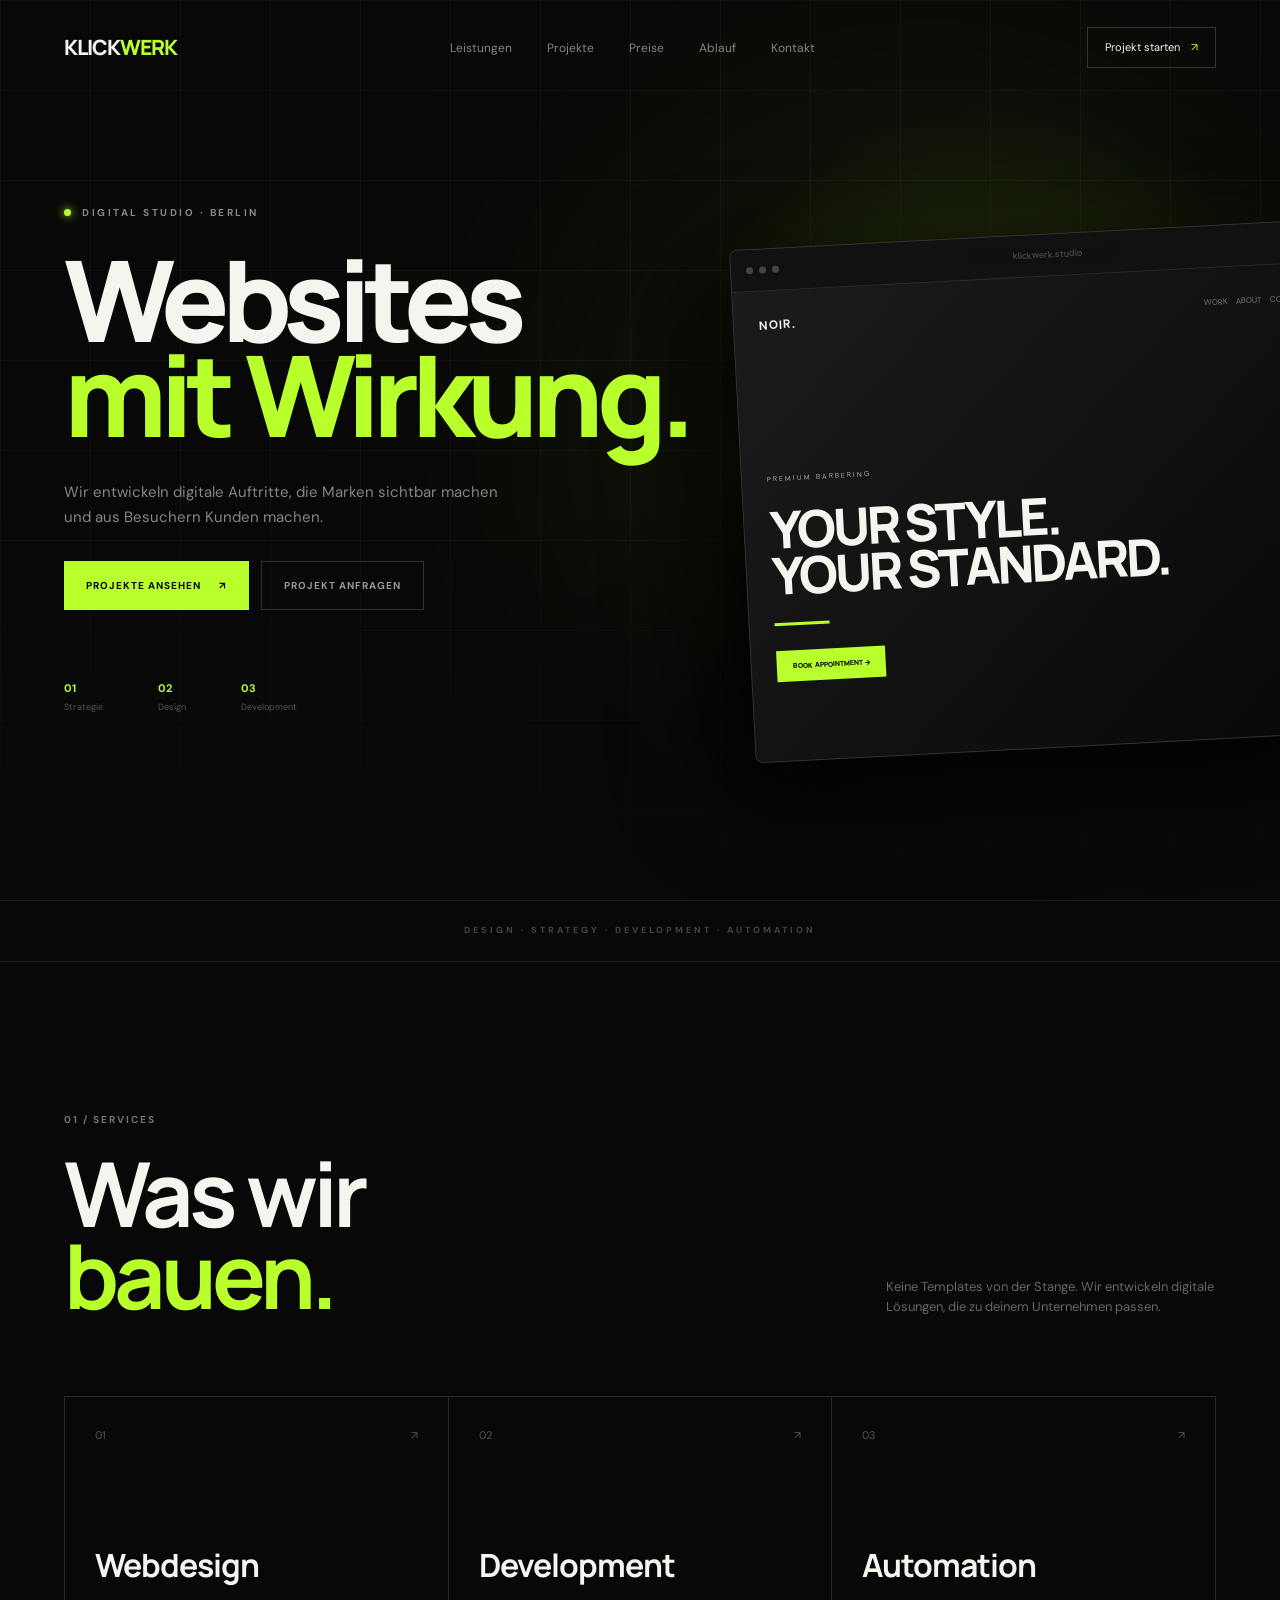
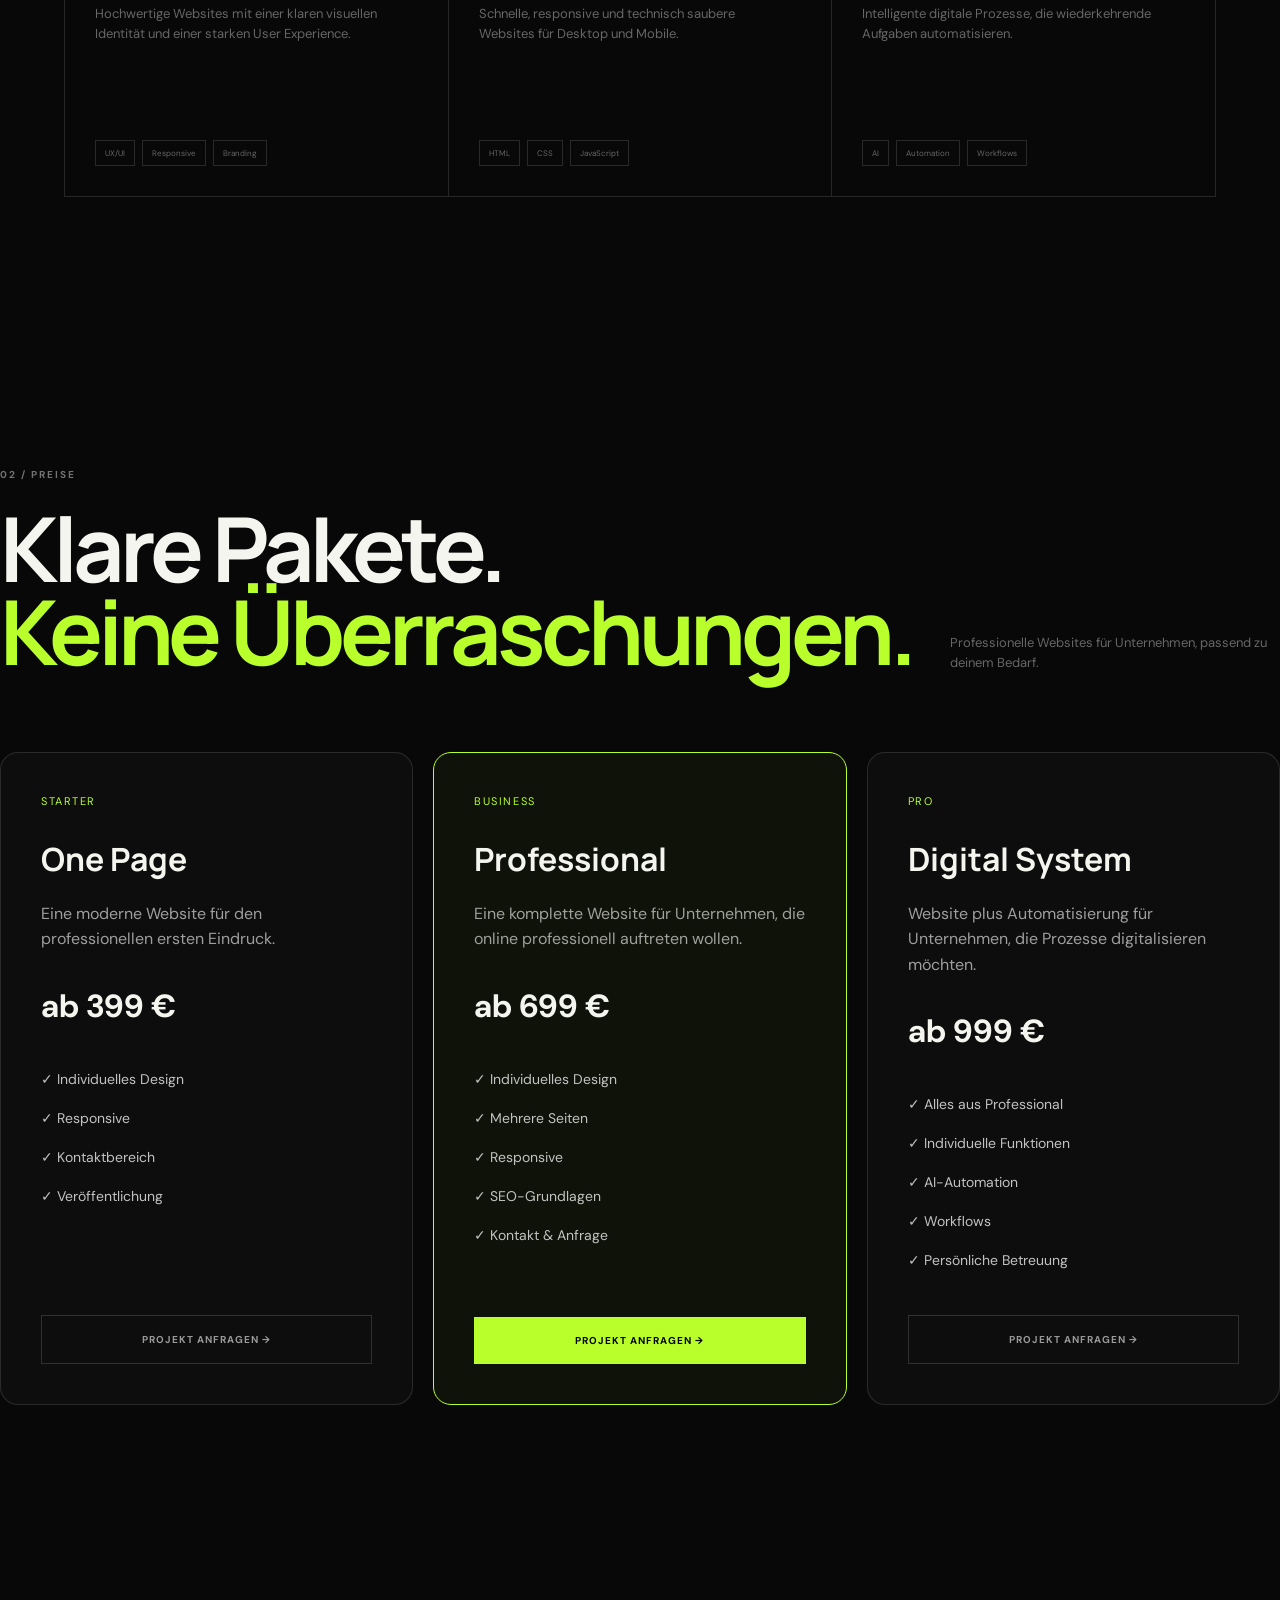
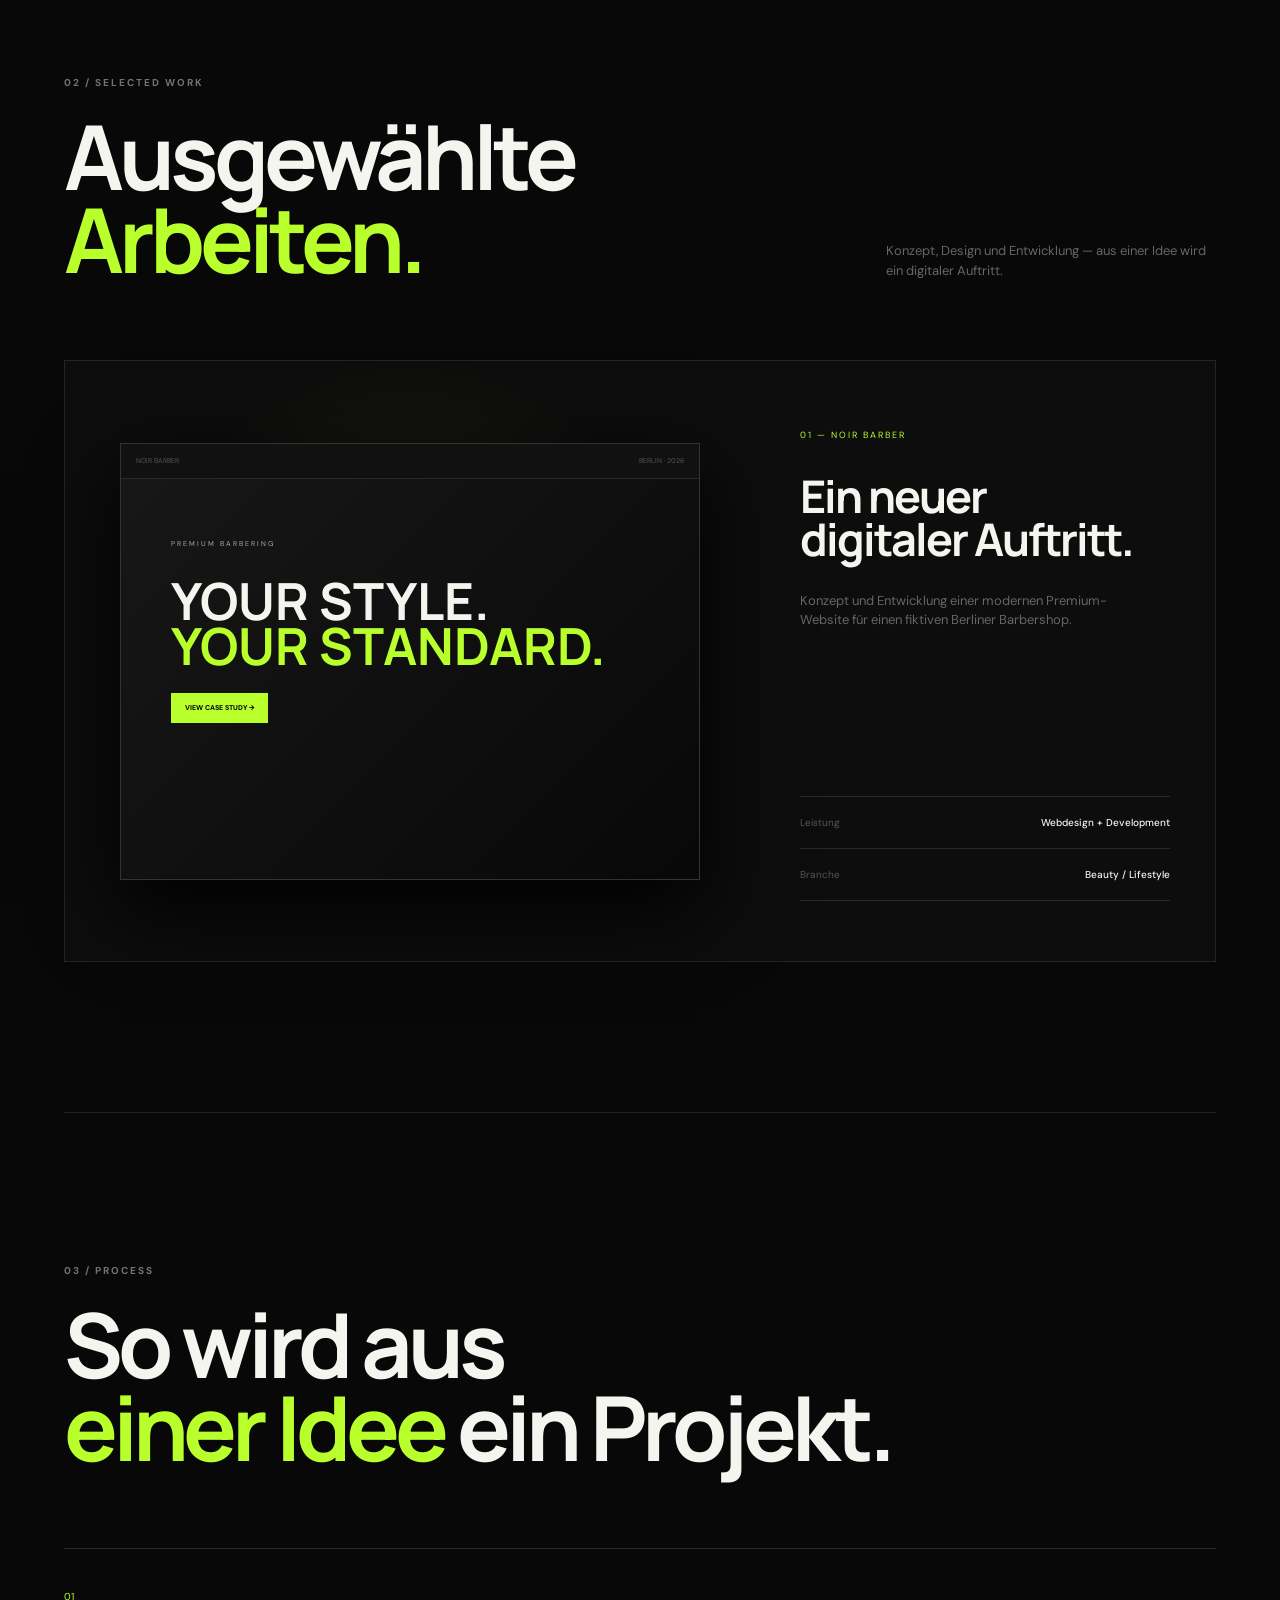
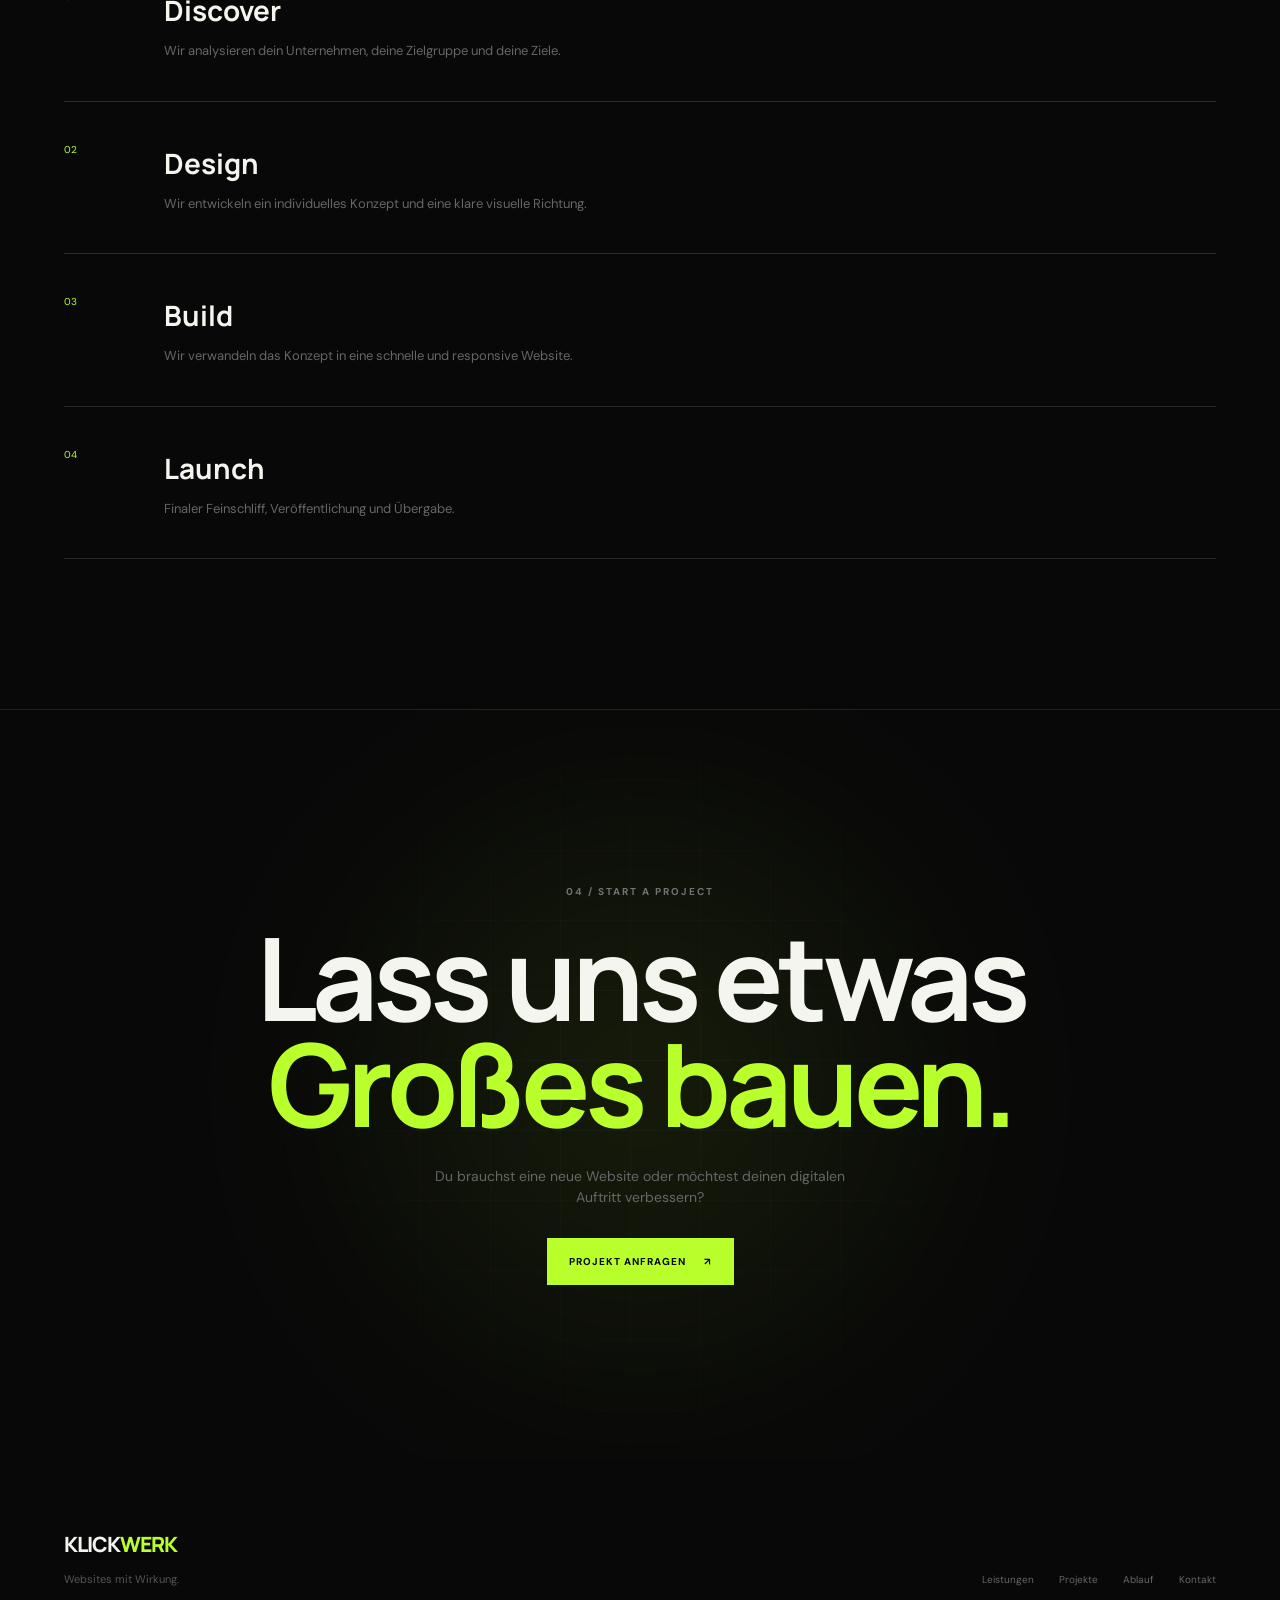
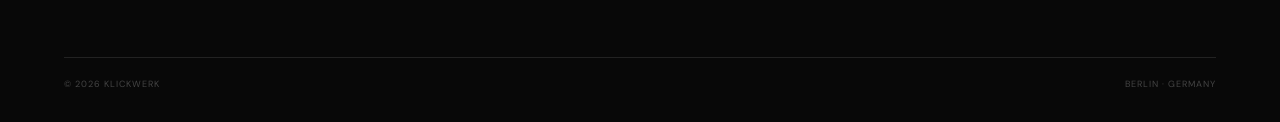
<file: index.html>
<!DOCTYPE html>
<html lang="de">
<head>
    <meta charset="UTF-8">
    <meta name="viewport" content="width=device-width, initial-scale=1.0">

    <title>KLICKWERK — Digital Studio</title>

    <meta name="description"
        content="KLICKWERK entwickelt hochwertige Websites und digitale Lösungen für moderne Unternehmen.">

    <link rel="preconnect" href="https://fonts.googleapis.com">
    <link rel="preconnect" href="https://fonts.gstatic.com" crossorigin>

    <link href="https://fonts.googleapis.com/css2?family=DM+Sans:wght@400;500;600;700&family=Manrope:wght@500;600;700;800&display=swap" rel="stylesheet">

    <link rel="stylesheet" href="style.css">
</head>

<body>

<header class="header">

    <nav class="nav">

        <a href="#" class="logo">
            KLICK<span>WERK</span>
        </a>

        <div class="nav-links">
            <a href="#services">Leistungen</a>
            <a href="#work">Projekte</a>
            <a href="#preise">Preise</a>
            <a href="#process">Ablauf</a>
            <a href="#contact">Kontakt</a>
        </div>

        <a href="#contact" class="nav-cta">
            Projekt starten <span>↗</span>
        </a>

    </nav>

</header>


<main>

<!-- HERO -->

<section class="hero">

    <div class="hero-grid"></div>

    <div class="hero-content">

        <div class="hero-label">
            <span class="status"></span>
            DIGITAL STUDIO · BERLIN
        </div>

      <h1>
    Websites
    <span>mit Wirkung.</span>
</h1>

<div class="hero-line"></div>
        <p class="hero-description">
            Wir entwickeln digitale Auftritte, die Marken
            sichtbar machen und aus Besuchern Kunden machen.
        </p>

        <div class="hero-actions">

            <a href="#work" class="button button-primary">
                Projekte ansehen
                <span>↗</span>
            </a>

            <a href="#contact" class="button button-ghost">
                Projekt anfragen
            </a>

        </div>

        <div class="hero-meta">

            <div>
                <strong>01</strong>
                <span>Strategie</span>
            </div>

            <div>
                <strong>02</strong>
                <span>Design</span>
            </div>

            <div>
                <strong>03</strong>
                <span>Development</span>
            </div>

        </div>

    </div>


    <!-- WEBSITE MOCKUP -->

    <div class="hero-visual">

        <div class="browser">

            <div class="browser-bar">

                <div class="browser-dots">
                    <i></i>
                    <i></i>
                    <i></i>
                </div>

                <div class="browser-url">
                    klickwerk.studio
                </div>

            </div>

            <div class="mockup">

                <div class="mockup-nav">
                    <strong>NOIR.</strong>

                    <div>
                        WORK &nbsp;&nbsp; ABOUT &nbsp;&nbsp; CONTACT
                    </div>
                </div>

                <div class="mockup-content">

                    <small>PREMIUM BARBERING</small>

                    <h2>
                        YOUR STYLE.<br>
                        YOUR STANDARD.
                    </h2>

                    <button>
                        BOOK APPOINTMENT →
                    </button>

                </div>

                <div class="mockup-number">
                    01 / 04
                </div>

            </div>

        </div>

    </div>

</section>


<!-- TRUST -->

<section class="trust">

    <p>DESIGN · STRATEGY · DEVELOPMENT · AUTOMATION</p>

</section>


<!-- SERVICES -->

<section class="section" id="services">

    <div class="section-top">

        <div>

            <span class="section-number">01 / SERVICES</span>

            <h2>
                Was wir<br>
                <span>bauen.</span>
            </h2>

        </div>

        <p>
            Keine Templates von der Stange.
            Wir entwickeln digitale Lösungen,
            die zu deinem Unternehmen passen.
        </p>

    </div>


    <div class="service-grid">

        <article class="service-card">

            <div class="service-top">
                <span>01</span>
                <span>↗</span>
            </div>

            <div>
                <h3>Webdesign</h3>

                <p>
                    Hochwertige Websites mit einer klaren
                    visuellen Identität und einer starken User Experience.
                </p>
            </div>

            <div class="service-tags">
                <span>UX/UI</span>
                <span>Responsive</span>
                <span>Branding</span>
            </div>

        </article>


        <article class="service-card">

            <div class="service-top">
                <span>02</span>
                <span>↗</span>
            </div>

            <div>
                <h3>Development</h3>

                <p>
                    Schnelle, responsive und technisch
                    saubere Websites für Desktop und Mobile.
                </p>
            </div>

            <div class="service-tags">
                <span>HTML</span>
                <span>CSS</span>
                <span>JavaScript</span>
            </div>

        </article>


        <article class="service-card">

            <div class="service-top">
                <span>03</span>
                <span>↗</span>
            </div>

            <div>
                <h3>Automation</h3>

                <p>
                    Intelligente digitale Prozesse, die
                    wiederkehrende Aufgaben automatisieren.
                </p>
            </div>

            <div class="service-tags">
                <span>AI</span>
                <span>Automation</span>
                <span>Workflows</span>
            </div>

        </article>

    </div>

</section>
<!-- PRICING -->
<section class="pricing-section" id="preise">

    <div class="section-top">
        <div>
            <span class="section-number">02 / PREISE</span>

            <h2>
                Klare Pakete.<br>
                <span>Keine Überraschungen.</span>
            </h2>
        </div>

        <p>
            Professionelle Websites für Unternehmen,
            passend zu deinem Bedarf.
        </p>
    </div>

    <div class="pricing-grid">

        <article class="pricing-card">
            <span class="pricing-label">STARTER</span>

            <h3>One Page</h3>

            <p>
                Eine moderne Website für den professionellen
                ersten Eindruck.
            </p>

            <div class="price">ab 399 €</div>

            <ul>
                <li>✓ Individuelles Design</li>
                <li>✓ Responsive</li>
                <li>✓ Kontaktbereich</li>
                <li>✓ Veröffentlichung</li>
            </ul>

            <a href="#contact" class="button button-ghost">
                Projekt anfragen →
            </a>
        </article>


        <article class="pricing-card pricing-featured">

            <span class="pricing-label">BUSINESS</span>

            <h3>Professional</h3>

            <p>
                Eine komplette Website für Unternehmen,
                die online professionell auftreten wollen.
            </p>

            <div class="price">ab 699 €</div>

            <ul>
                <li>✓ Individuelles Design</li>
                <li>✓ Mehrere Seiten</li>
                <li>✓ Responsive</li>
                <li>✓ SEO-Grundlagen</li>
                <li>✓ Kontakt &amp; Anfrage</li>
            </ul>

            <a href="#contact" class="button button-primary">
                Projekt anfragen →
            </a>
        </article>


        <article class="pricing-card">

            <span class="pricing-label">PRO</span>

            <h3>Digital System</h3>

            <p>
                Website plus Automatisierung für Unternehmen,
                die Prozesse digitalisieren möchten.
            </p>

            <div class="price">ab 999 €</div>

            <ul>
                <li>✓ Alles aus Professional</li>
                <li>✓ Individuelle Funktionen</li>
                <li>✓ AI-Automation</li>
                <li>✓ Workflows</li>
                <li>✓ Persönliche Betreuung</li>
            </ul>

            <a href="#contact" class="button button-ghost">
                Projekt anfragen →
            </a>
        </article>

    </div>

</section>

<!-- WORK -->

<section class="section work-section" id="work">

    <div class="section-top">

        <div>

            <span class="section-number">02 / SELECTED WORK</span>

            <h2>
                Ausgewählte<br>
                <span>Arbeiten.</span>
            </h2>

        </div>

        <p>
            Konzept, Design und Entwicklung —
            aus einer Idee wird ein digitaler Auftritt.
        </p>

    </div>


    <article class="case-study">

        <div class="case-image">

            <div class="case-browser">

                <div class="case-browser-top">
                    <span>NOIR BARBER</span>
                    <span>BERLIN · 2026</span>
                </div>

                <div class="case-main">

                    <small>PREMIUM BARBERING</small>

                    <h3>
                        YOUR STYLE.<br>
                        <em>YOUR STANDARD.</em>
                    </h3>

<a href="case-study.html" class="case-button">
    VIEW CASE STUDY →
</a>

                </div>

            </div>

        </div>


        <div class="case-info">

            <div>

                <span class="case-label">
                    01 — NOIR BARBER
                </span>

                <h3>
                    Ein neuer<br>
                    digitaler Auftritt.
                </h3>

                <p>
                    Konzept und Entwicklung einer modernen
                    Premium-Website für einen fiktiven Berliner
                    Barbershop.
                </p>

            </div>

            <div class="case-details">

                <div>
                    <span>Leistung</span>
                    <strong>Webdesign + Development</strong>
                </div>

                <div>
                    <span>Branche</span>
                    <strong>Beauty / Lifestyle</strong>
                </div>

            </div>

        </div>

    </article>

</section>


<!-- PROCESS -->

<section class="section process-section" id="process">

    <div class="section-top">

        <div>

            <span class="section-number">03 / PROCESS</span>

            <h2>
                So wird aus<br>
                <span>einer Idee</span> ein Projekt.
            </h2>

        </div>

    </div>


    <div class="process-list">

        <div class="process-item">

            <span>01</span>

            <div>
                <h3>Discover</h3>
                <p>
                    Wir analysieren dein Unternehmen,
                    deine Zielgruppe und deine Ziele.
                </p>
            </div>

        </div>


        <div class="process-item">

            <span>02</span>

            <div>
                <h3>Design</h3>
                <p>
                    Wir entwickeln ein individuelles
                    Konzept und eine klare visuelle Richtung.
                </p>
            </div>

        </div>


        <div class="process-item">

            <span>03</span>

            <div>
                <h3>Build</h3>
                <p>
                    Wir verwandeln das Konzept in
                    eine schnelle und responsive Website.
                </p>
            </div>

        </div>


        <div class="process-item">

            <span>04</span>

            <div>
                <h3>Launch</h3>
                <p>
                    Finaler Feinschliff, Veröffentlichung
                    und Übergabe.
                </p>
            </div>

        </div>

    </div>

</section>


<!-- CTA -->

<section class="contact-section" id="contact">

    <div class="contact-grid"></div>

    <div class="contact-content">

        <span class="section-number">04 / START A PROJECT</span>

        <h2>
            Lass uns etwas<br>
            <span>Großes bauen.</span>
        </h2>

        <p>
            Du brauchst eine neue Website oder möchtest
            deinen digitalen Auftritt verbessern?
        </p>

        <a href="mailto:hallo@klickwerk.de"
           class="button button-primary">
            Projekt anfragen <span>↗</span>
        </a>

    </div>

</section>

</main>


<!-- FOOTER -->

<footer class="footer">

    <div class="footer-main">

        <div>

            <a href="#" class="logo">
                KLICK<span>WERK</span>
            </a>

            <p>
                Websites mit Wirkung.
            </p>

        </div>


        <div class="footer-links">

            <a href="#services">Leistungen</a>
            <a href="#work">Projekte</a>
            <a href="#process">Ablauf</a>
            <a href="#contact">Kontakt</a>

        </div>

    </div>


    <div class="footer-bottom">

        <span>© 2026 KLICKWERK</span>

        <span>BERLIN · GERMANY</span>

    </div>

</footer>

</body>
</html>
</file>
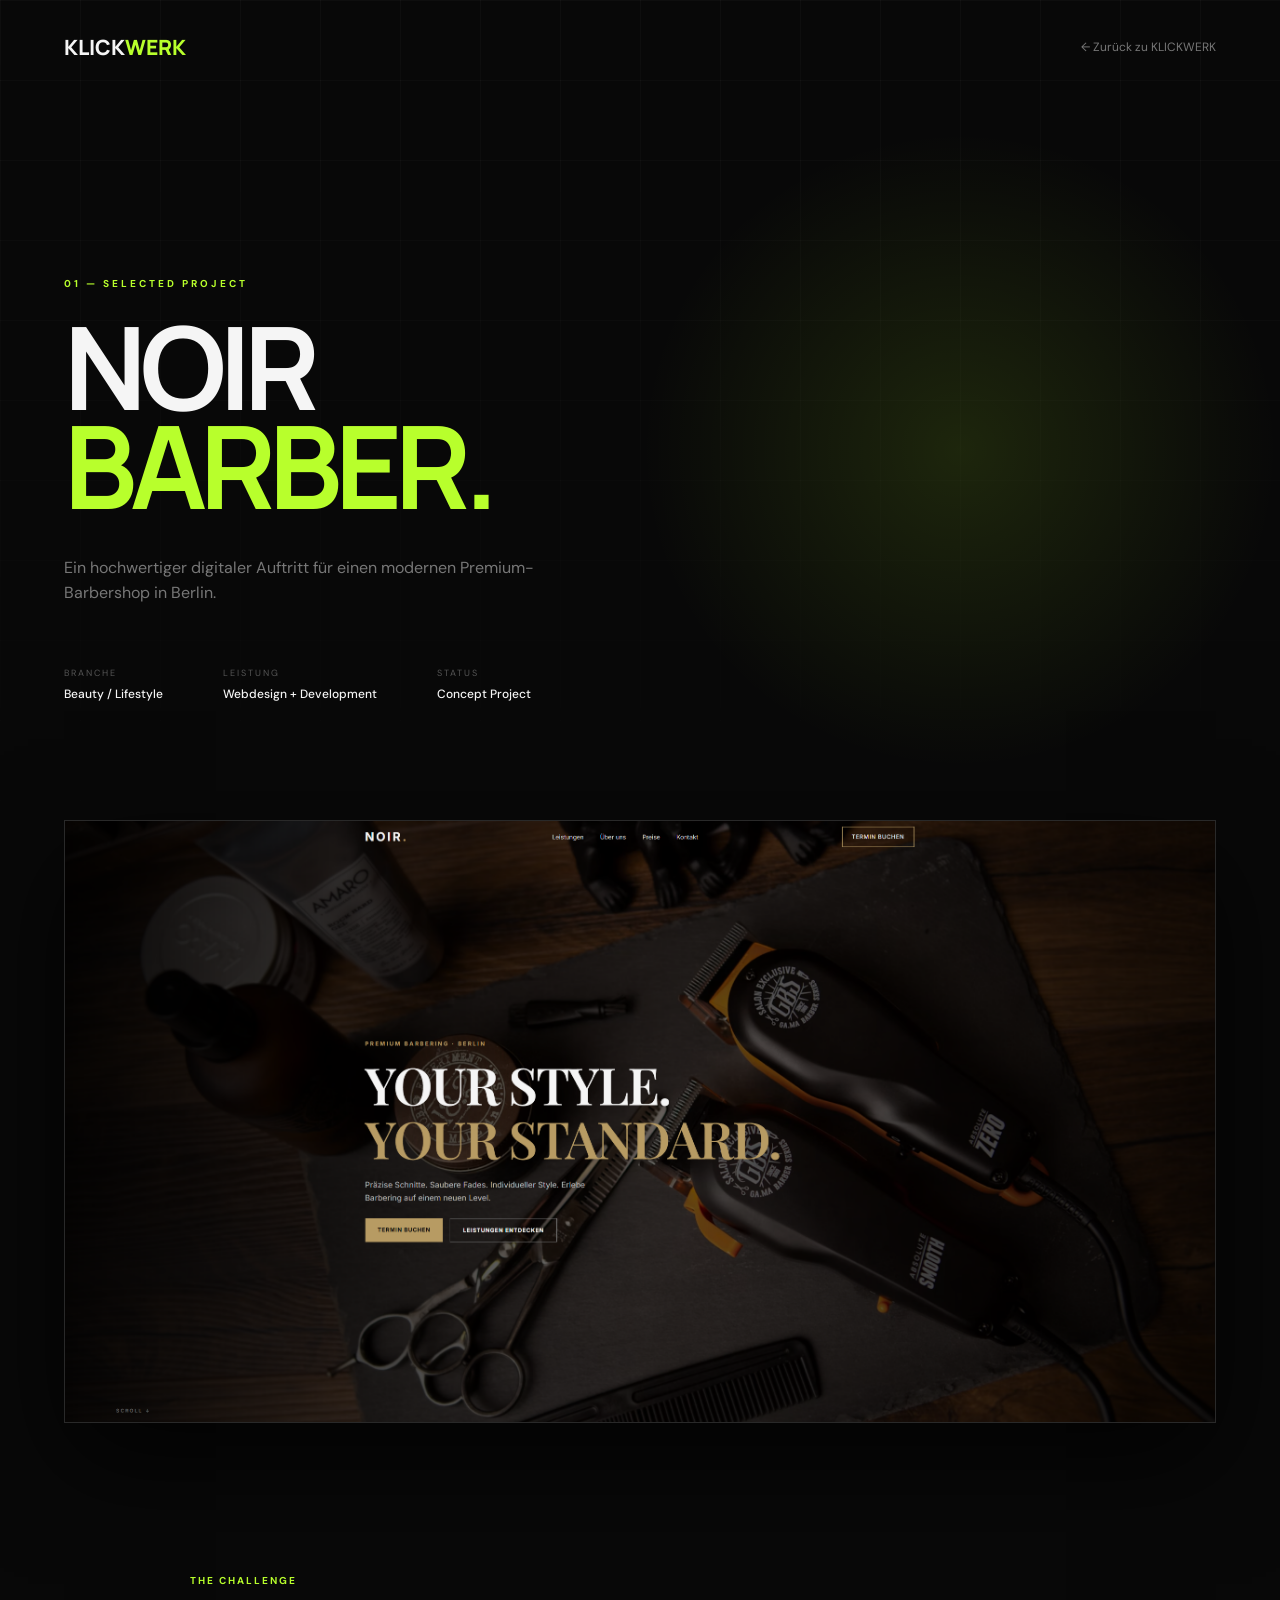
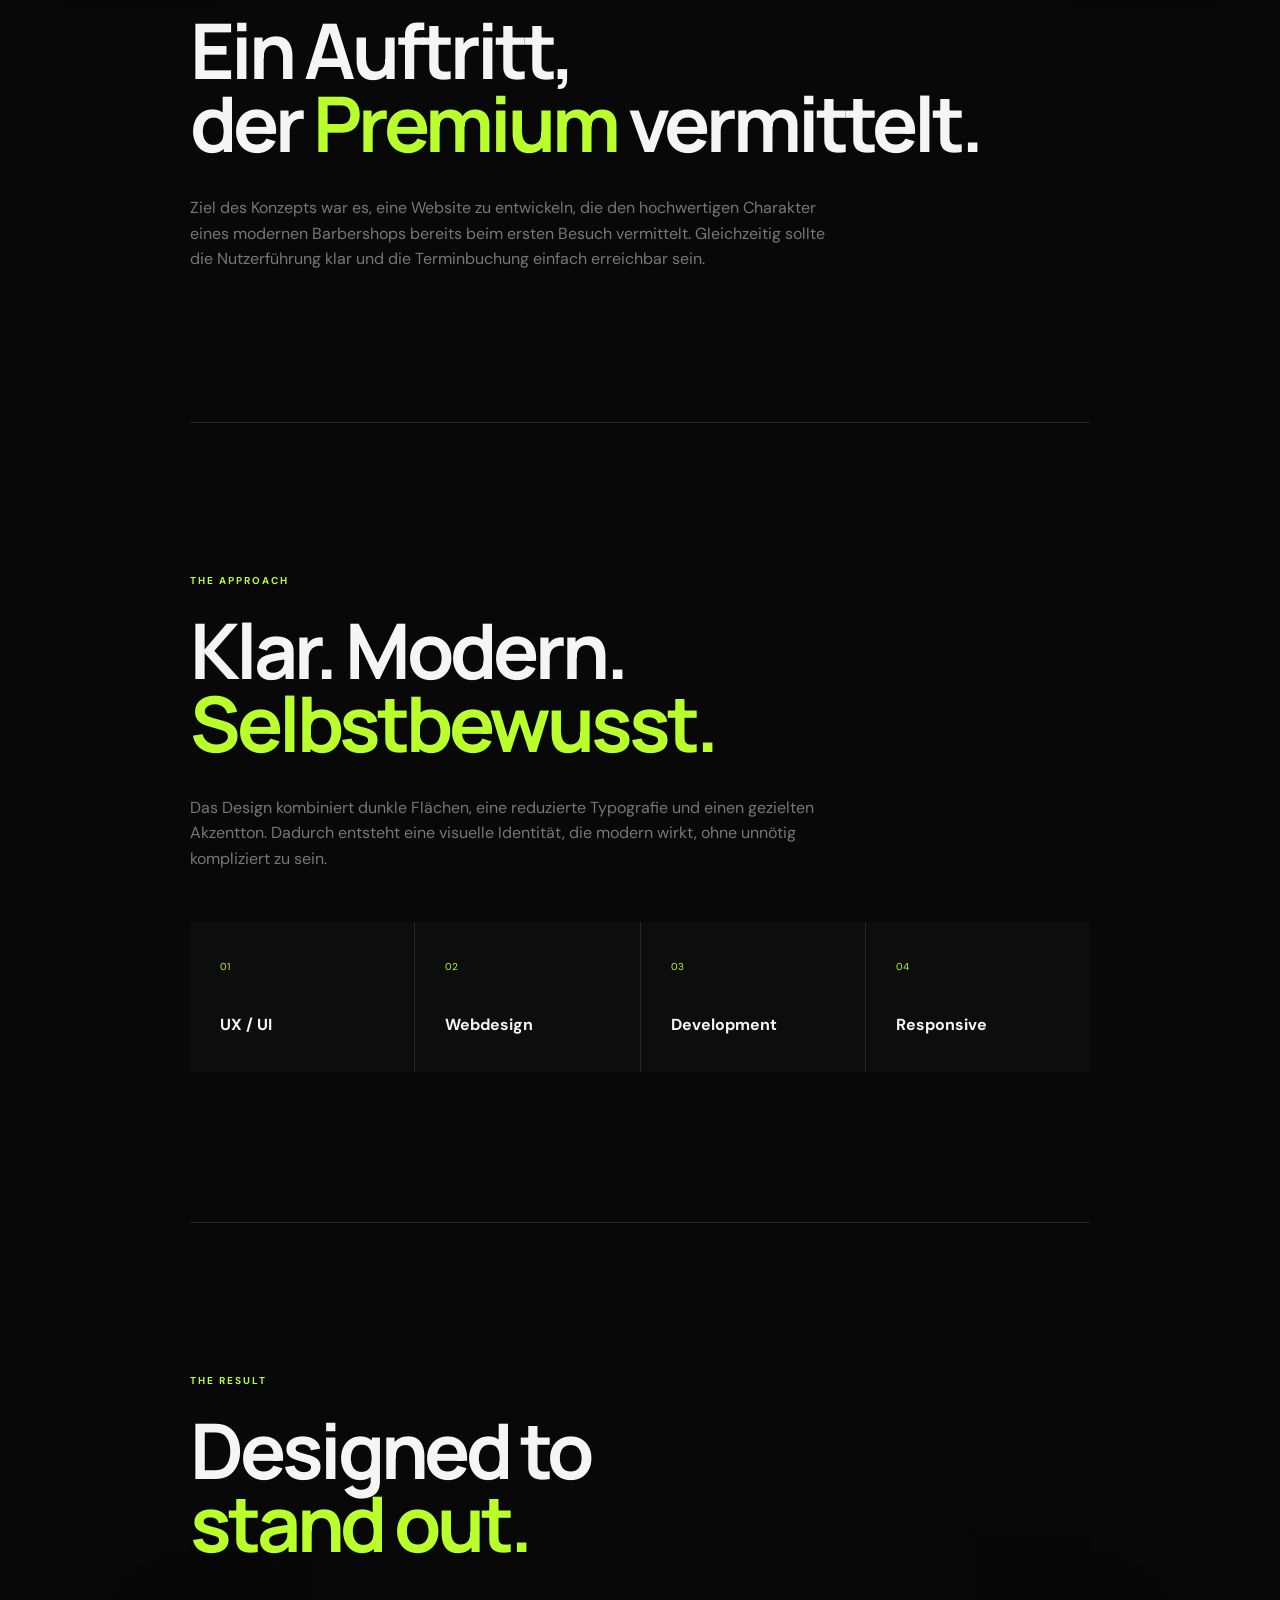
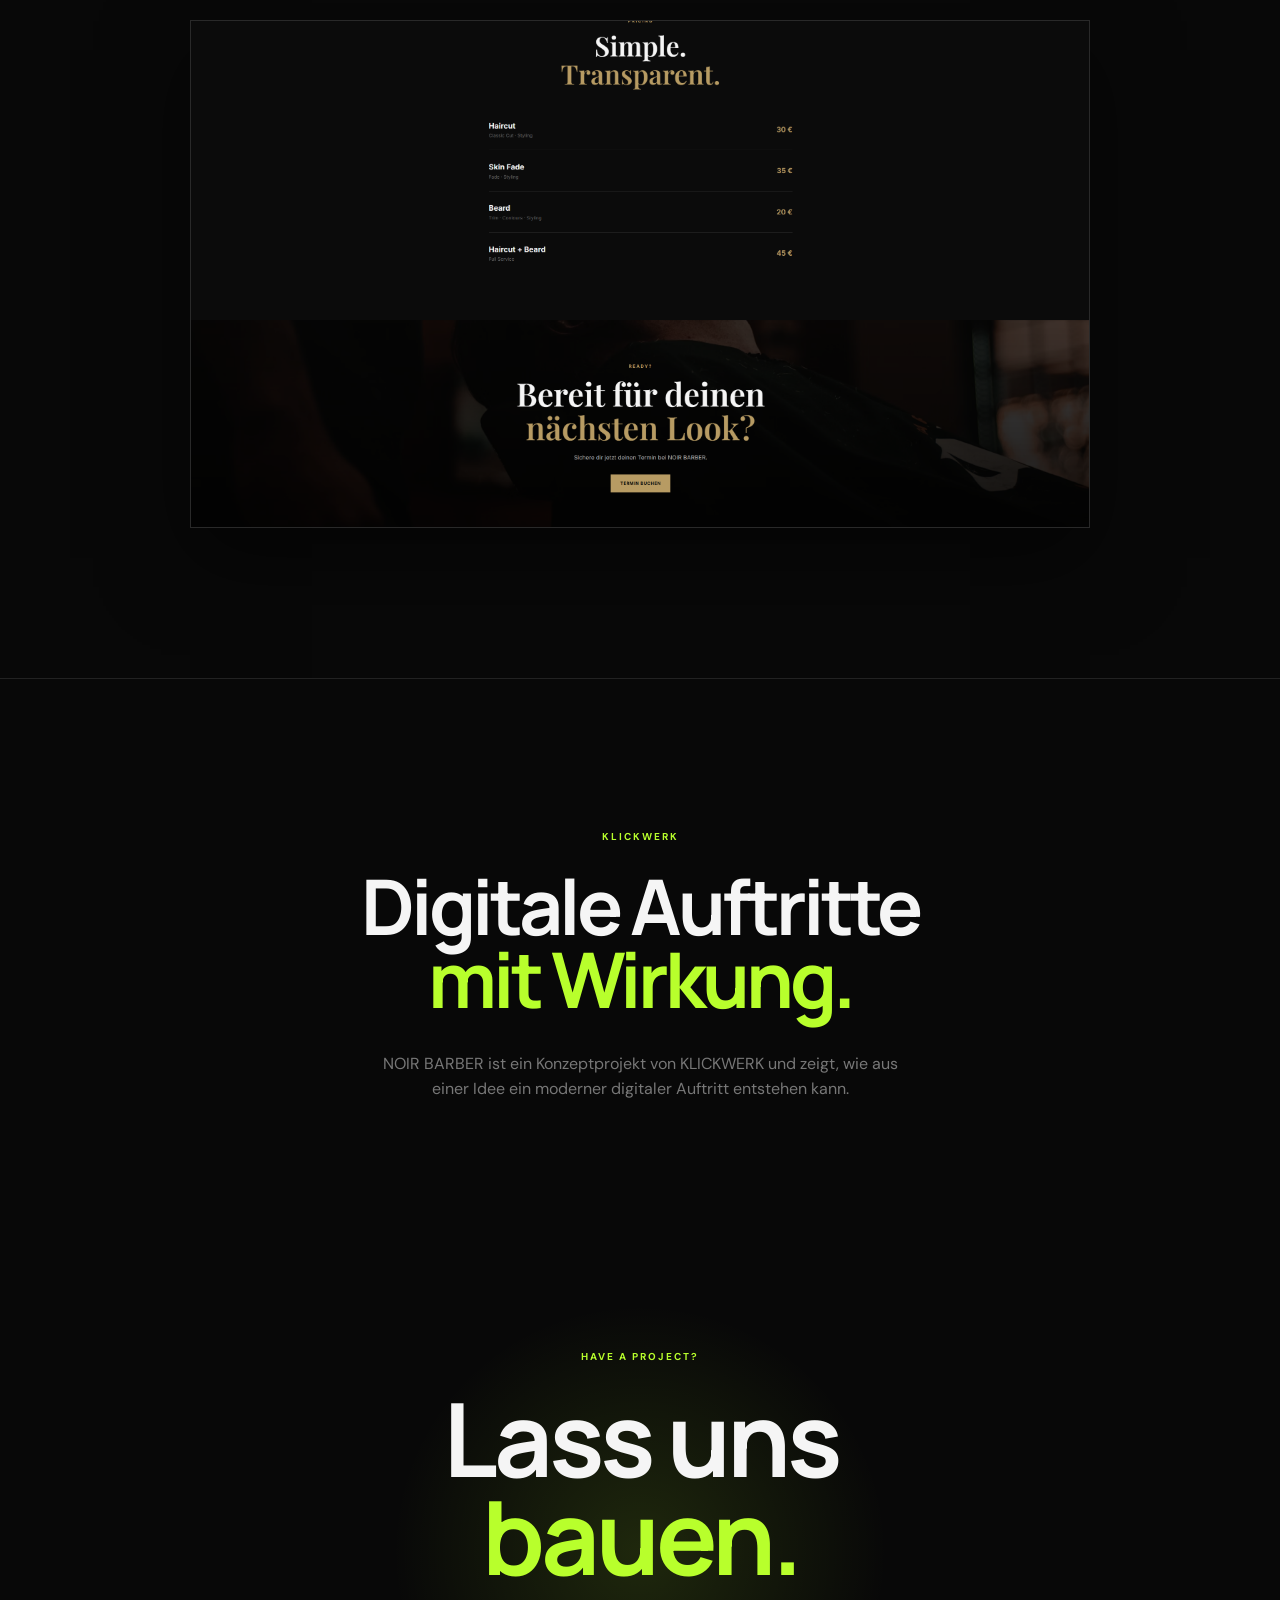
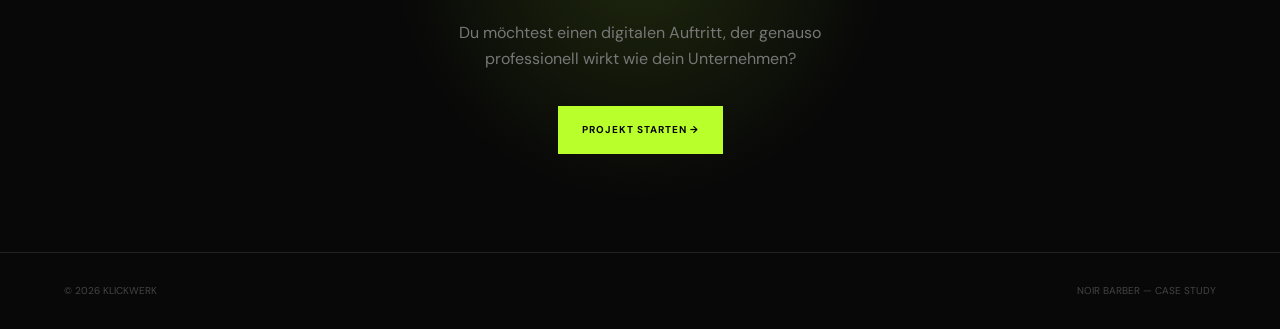
<file: case-study.html>
<!DOCTYPE html>
<html lang="de">
<head>
    <meta charset="UTF-8">
    <meta name="viewport" content="width=device-width, initial-scale=1.0">

    <title>NOIR BARBER — KLICKWERK Case Study</title>

    <link rel="preconnect" href="https://fonts.googleapis.com">
    <link rel="preconnect" href="https://fonts.gstatic.com" crossorigin>

    <link href="https://fonts.googleapis.com/css2?family=DM+Sans:wght@400;500;600;700&family=Manrope:wght@600;700;800&display=swap" rel="stylesheet">

    <style>

        * {
            margin: 0;
            padding: 0;
            box-sizing: border-box;
        }

        html {
            scroll-behavior: smooth;
        }

        body {
            background: #080808;
            color: #f5f5f5;
            font-family: "DM Sans", sans-serif;
            line-height: 1.6;
        }

        a {
            color: inherit;
            text-decoration: none;
        }

        .container {
            width: min(1200px, 90%);
            margin: auto;
        }

        /* NAV */

        header {
            position: absolute;
            top: 0;
            width: 100%;
            z-index: 10;
        }

        nav {
            height: 95px;

            display: flex;
            justify-content: space-between;
            align-items: center;
        }

        .logo {
            font-family: "Manrope", sans-serif;
            font-size: 21px;
            font-weight: 800;
        }

        .logo span {
            color: #b8ff2c;
        }

        .back {
            color: #777;
            font-size: 12px;
            transition: .3s;
        }

        .back:hover {
            color: #b8ff2c;
        }

        /* HERO */

        .hero {
            min-height: 100vh;

            display: flex;
            align-items: center;

            background:
                radial-gradient(
                    circle at 75% 50%,
                    rgba(184,255,44,.12),
                    transparent 30%
                ),
                #080808;

            position: relative;
            overflow: hidden;
        }

        .hero-grid {
            position: absolute;
            inset: 0;

            background-image:
                linear-gradient(#ffffff07 1px, transparent 1px),
                linear-gradient(90deg, #ffffff07 1px, transparent 1px);

            background-size: 80px 80px;

            mask-image: linear-gradient(
                to bottom,
                black,
                transparent
            );
        }

        .hero-content {
            position: relative;
            z-index: 2;
            padding-top: 80px;
        }

        .label {
            color: #b8ff2c;
            font-size: 10px;
            font-weight: 700;
            letter-spacing: 3px;
            margin-bottom: 25px;
        }

        h1 {
            font-family: "Manrope", sans-serif;

            font-size: clamp(65px, 9vw, 130px);
            line-height: .86;
            letter-spacing: -7px;

            max-width: 900px;
        }

        h1 span {
            color: #b8ff2c;
        }

        .intro {
            max-width: 520px;

            color: #777;

            font-size: 16px;

            margin-top: 40px;
        }

        .hero-meta {
            display: flex;
            gap: 60px;

            margin-top: 60px;
        }

        .meta {
            display: flex;
            flex-direction: column;
        }

        .meta small {
            color: #555;
            font-size: 9px;
            letter-spacing: 2px;
        }

        .meta strong {
            margin-top: 5px;
            font-size: 12px;
            font-weight: 500;
        }

        /* MAIN IMAGE */

        .main-image {
            width: min(1200px, 90%);

            margin: -80px auto 0;

            position: relative;
            z-index: 5;
        }

        .main-image img {
            display: block;

            width: 100%;

            border: 1px solid #292929;

            box-shadow:
                0 40px 100px rgba(0,0,0,.7);
        }

        /* CONTENT */

        .content {
            width: min(900px, 90%);
            margin: auto;
        }

        .block {
            padding: 150px 0;

            border-bottom: 1px solid #222;
        }

        .block-label {
            color: #b8ff2c;

            font-size: 10px;
            font-weight: 700;

            letter-spacing: 2px;

            margin-bottom: 25px;
        }

        h2 {
            font-family: "Manrope", sans-serif;

            font-size: clamp(45px, 6vw, 80px);

            line-height: .95;

            letter-spacing: -4px;

            margin-bottom: 35px;
        }

        h2 span {
            color: #b8ff2c;
        }

        .block p {
            color: #777;

            max-width: 650px;

            font-size: 16px;
        }

        /* SERVICES */

        .services {
            display: grid;

            grid-template-columns:
                repeat(4, 1fr);

            gap: 1px;

            background: #292929;

            margin-top: 50px;
        }

        .service {
            background: #0d0d0d;

            padding: 30px;

            min-height: 150px;
        }

        .service span {
            color: #b8ff2c;

            font-size: 10px;
        }

        .service h3 {
            margin-top: 35px;

            font-size: 16px;
        }

        /* SCREENSHOTS */

        .screens {
            padding: 150px 0;
        }

        .screens img {
            display: block;

            width: 100%;

            margin-top: 60px;

            border: 1px solid #292929;

            box-shadow:
                0 30px 80px rgba(0,0,0,.5);
        }

        /* RESULT */

        .result {
            padding: 150px 0;

            text-align: center;

            border-top: 1px solid #222;
        }

        .result h2 {
            max-width: 850px;

            margin: 0 auto 35px;
        }

        .result p {
            color: #777;

            max-width: 550px;

            margin: auto;
        }

        /* CTA */

        .cta {
            min-height: 600px;

            display: flex;
            align-items: center;
            justify-content: center;

            text-align: center;

            position: relative;
            overflow: hidden;

            background:
                radial-gradient(
                    circle,
                    rgba(184,255,44,.13),
                    transparent 35%
                );
        }

        .cta h2 {
            font-size: clamp(60px, 8vw, 110px);
        }

        .cta p {
            color: #777;

            max-width: 450px;

            margin: 25px auto 35px;
        }

        .button {
            display: inline-block;

            padding: 16px 24px;

            background: #b8ff2c;

            color: #050505;

            font-size: 10px;

            font-weight: 700;

            letter-spacing: 1px;

            text-transform: uppercase;

            transition: .3s;
        }

        .button:hover {
            transform: translateY(-3px);

            box-shadow:
                0 15px 40px rgba(184,255,44,.15);
        }

        /* FOOTER */

        footer {
            border-top: 1px solid #222;

            padding: 30px 0;

            color: #444;

            font-size: 10px;
        }

        .footer-inner {
            width: min(1200px, 90%);
            margin: auto;

            display: flex;
            justify-content: space-between;
        }

        /* MOBILE */

        @media (max-width: 700px) {

            .hero {
                min-height: 850px;
            }

            h1 {
                font-size: 60px;
                letter-spacing: -4px;
            }

            .hero-meta {
                gap: 25px;
                flex-wrap: wrap;
            }

            .services {
                grid-template-columns: 1fr 1fr;
            }

            .block,
            .screens,
            .result {
                padding: 100px 0;
            }

            .footer-inner {
                flex-direction: column;
                gap: 10px;
            }
        }

    </style>
</head>


<body>

<header>

    <div class="container">

        <nav>

            <a href="../../website/index.html" class="logo">
                KLICK<span>WERK</span>
            </a>

            <a href="../../website/index.html" class="back">
                ← Zurück zu KLICKWERK
            </a>

        </nav>

    </div>

</header>


<main>


    <!-- HERO -->

    <section class="hero">

        <div class="hero-grid"></div>

        <div class="container hero-content">

            <div class="label">
                01 — SELECTED PROJECT
            </div>

            <h1>
                NOIR<br>
                <span>BARBER.</span>
            </h1>

            <p class="intro">
                Ein hochwertiger digitaler Auftritt für einen
                modernen Premium-Barbershop in Berlin.
            </p>


            <div class="hero-meta">

                <div class="meta">
                    <small>BRANCHE</small>
                    <strong>Beauty / Lifestyle</strong>
                </div>

                <div class="meta">
                    <small>LEISTUNG</small>
                    <strong>Webdesign + Development</strong>
                </div>

                <div class="meta">
                    <small>STATUS</small>
                    <strong>Concept Project</strong>
                </div>

            </div>

        </div>

    </section>


    <!-- MAIN SCREENSHOT -->

    <div class="main-image">

        <img
            src="hero.png"
            alt="NOIR BARBER Website Konzept"
        >

    </div>


    <!-- CHALLENGE -->

    <section class="content">

        <div class="block">

            <div class="block-label">
                THE CHALLENGE
            </div>

            <h2>
                Ein Auftritt,<br>
                der <span>Premium</span> vermittelt.
            </h2>

            <p>
                Ziel des Konzepts war es, eine Website zu entwickeln,
                die den hochwertigen Charakter eines modernen
                Barbershops bereits beim ersten Besuch vermittelt.
                Gleichzeitig sollte die Nutzerführung klar und
                die Terminbuchung einfach erreichbar sein.
            </p>

        </div>


        <!-- APPROACH -->

        <div class="block">

            <div class="block-label">
                THE APPROACH
            </div>

            <h2>
                Klar. Modern.<br>
                <span>Selbstbewusst.</span>
            </h2>

            <p>
                Das Design kombiniert dunkle Flächen,
                eine reduzierte Typografie und einen
                gezielten Akzentton. Dadurch entsteht eine
                visuelle Identität, die modern wirkt, ohne
                unnötig kompliziert zu sein.
            </p>


            <div class="services">

                <div class="service">
                    <span>01</span>
                    <h3>UX / UI</h3>
                </div>

                <div class="service">
                    <span>02</span>
                    <h3>Webdesign</h3>
                </div>

                <div class="service">
                    <span>03</span>
                    <h3>Development</h3>
                </div>

                <div class="service">
                    <span>04</span>
                    <h3>Responsive</h3>
                </div>

            </div>

        </div>

    </section>


    <!-- SECOND SCREENSHOT -->

    <section class="screens content">

        <div class="block-label">
            THE RESULT
        </div>

        <h2>
            Designed to<br>
            <span>stand out.</span>
        </h2>

        <img
            src="noir-project.png"
            alt="NOIR BARBER Projektansicht"
        >

    </section>


    <!-- RESULT -->

    <section class="result">

        <div class="content">

            <div class="block-label">
                KLICKWERK
            </div>

            <h2>
                Digitale Auftritte<br>
                <span>mit Wirkung.</span>
            </h2>

            <p>
                NOIR BARBER ist ein Konzeptprojekt von KLICKWERK
                und zeigt, wie aus einer Idee ein moderner
                digitaler Auftritt entstehen kann.
            </p>

        </div>

    </section>


    <!-- CTA -->

    <section class="cta">

        <div>

            <div class="block-label">
                HAVE A PROJECT?
            </div>

            <h2>
                Lass uns<br>
                <span>bauen.</span>
            </h2>

            <p>
                Du möchtest einen digitalen Auftritt,
                der genauso professionell wirkt wie dein Unternehmen?
            </p>

            <a
                href="mailto:hallo@klickwerk.de"
                class="button"
            >
                Projekt starten →
            </a>

        </div>

    </section>


</main>


<footer>

    <div class="footer-inner">

        <span>© 2026 KLICKWERK</span>

        <span>NOIR BARBER — CASE STUDY</span>

    </div>

</footer>


</body>
</html>
</file>
<file: style.css>
* {
    margin: 0;
    padding: 0;
    box-sizing: border-box;
}

html {
    scroll-behavior: smooth;
}

body {
    background: #080808;
    color: #f5f5f0;
    font-family: "DM Sans", sans-serif;
    line-height: 1.5;
}

a {
    text-decoration: none;
    color: inherit;
}

button {
    font-family: inherit;
}


/* =========================
   GLOBAL
========================= */

.header,
.hero,
.section,
.trust,
.footer {
    width: 100%;
}

.nav,
.hero-content,
.section,
.footer {
    width: min(1240px, 90%);
    margin: auto;
}

.section {
    padding: 150px 0;
}

.section-number {
    display: block;
    color: #737373;
    font-size: 10px;
    font-weight: 700;
    letter-spacing: 2px;
    margin-bottom: 25px;
}

h1,
h2,
h3 {
    font-family: "Manrope", sans-serif;
}

h2 {
    font-size: clamp(55px, 7vw, 100px);
    line-height: .92;
    letter-spacing: -5px;
}

h2 span {
    color: #b8ff2c;
}


/* =========================
   HEADER
========================= */

.header {
    position: absolute;
    top: 0;
    z-index: 100;
}

.nav {
    height: 95px;

    display: flex;
    justify-content: space-between;
    align-items: center;
}

.logo {
    font-family: "Manrope", sans-serif;
    font-size: 21px;
    font-weight: 800;
    letter-spacing: -1px;
}

.logo span {
    color: #b8ff2c;
}

.nav-links {
    display: flex;
    gap: 35px;
}

.nav-links a {
    color: #858585;
    font-size: 12px;
    transition: .25s;
}

.nav-links a:hover {
    color: #fff;
}

.nav-cta {
    border: 1px solid #333;
    padding: 11px 17px;
    font-size: 11px;
    transition: .25s;
}

.nav-cta span {
    color: #b8ff2c;
    margin-left: 8px;
}

.nav-cta:hover {
    border-color: #b8ff2c;
}


/* =========================
   HERO
========================= */

.hero {
    min-height: 100vh;
    position: relative;
    overflow: hidden;

    display: flex;
    align-items: center;

    background:
        radial-gradient(
            circle at 78% 45%,
            rgba(184,255,44,0.13),
            transparent 28%
        ),
        #080808;
}

.hero-grid {
    position: absolute;
    inset: 0;

    background-image:
        linear-gradient(#ffffff08 1px, transparent 1px),
        linear-gradient(90deg, #ffffff08 1px, transparent 1px);

    background-size: 90px 90px;

    mask-image: linear-gradient(
        to bottom,
        black 0%,
        black 55%,
        transparent 100%
    );
}

.hero-grid::after {
    content: "";

    position: absolute;
    width: 700px;
    height: 700px;

    right: 0;
    top: 10%;

    background: #b8ff2c;
    opacity: .07;

    filter: blur(150px);
    border-radius: 50%;
}

.hero-content {
    position: relative;
    z-index: 5;

    padding-top: 100px;
    padding-bottom: 80px;
}

.hero-label {
    display: flex;
    align-items: center;
    gap: 11px;

    color: #888;
    font-size: 10px;
    font-weight: 700;
    letter-spacing: 2.5px;

    margin-bottom: 32px;
}

.status {
    width: 7px;
    height: 7px;

    border-radius: 50%;

    background: #b8ff2c;

    box-shadow:
        0 0 8px #b8ff2c,
        0 0 20px #b8ff2c55;
}

.hero h1 {
    font-family: "Manrope", sans-serif;

    font-size: clamp(70px, 8.8vw, 132px);
    font-weight: 800;

    line-height: .84;
    letter-spacing: -7px;

    max-width: 850px;

    position: relative;
}

.hero h1 span {
    display: block;
    color: #b8ff2c;
}

.hero-description {
    color: #858585;

    font-size: 15px;
    line-height: 1.7;

    max-width: 450px;

    margin: 38px 0 30px;
}

.hero-actions {
    display: flex;
    gap: 12px;
}

.button {
    display: inline-flex;
    align-items: center;
    justify-content: center;
    gap: 18px;

    padding: 16px 22px;

    font-size: 10px;
    font-weight: 700;
    letter-spacing: 1px;
    text-transform: uppercase;

    transition: .3s ease;
}

.button-primary {
    background: #b8ff2c;
    color: #050505;
}

.button-primary:hover {
    transform: translateY(-3px);

    box-shadow:
        0 15px 45px rgba(184,255,44,.18);
}

.button-ghost {
    border: 1px solid #303030;
    color: #999;
}

.button-ghost:hover {
    border-color: #777;
    color: #fff;
}

.hero-meta {
    display: flex;
    gap: 55px;

    margin-top: 70px;
}

.hero-meta div {
    display: flex;
    flex-direction: column;
}

.hero-meta strong {
    color: #b8ff2c;
    font-size: 11px;
}

.hero-meta span {
    color: #555;
    font-size: 9px;

    margin-top: 5px;
}


/* =========================
   HERO VISUAL
========================= */

.hero-visual {
    position: absolute;

    width: 50%;

    right: -2%;
    top: 53%;

    transform:
        translateY(-50%)
        perspective(1200px)
        rotateY(-8deg)
        rotateZ(-2deg);

    z-index: 3;

    transition: transform .5s ease;
}

.hero-visual:hover {
    transform:
        translateY(-50%)
        perspective(1200px)
        rotateY(-3deg)
        rotateZ(-1deg)
        scale(1.015);
}

.browser {
    overflow: hidden;

    background: #111;

    border: 1px solid #303030;

    border-radius: 8px;

    box-shadow:
        -40px 45px 100px rgba(0,0,0,.75),
        0 0 80px rgba(184,255,44,.05);
}

.browser-bar {
    height: 42px;

    display: flex;
    align-items: center;

    padding: 0 15px;

    background: #151515;

    border-bottom: 1px solid #292929;
}

.browser-dots {
    display: flex;
    gap: 6px;
}

.browser-dots i {
    width: 7px;
    height: 7px;

    border-radius: 50%;

    background: #444;
}

.browser-url {
    margin: auto;

    padding: 5px 45px;

    border-radius: 4px;

    background: #101010;

    color: #555;

    font-size: 8px;
}

.mockup {
    min-height: 500px;

    padding: 25px;

    position: relative;

    background:
        radial-gradient(
            circle at 70% 55%,
            rgba(184,255,44,.12),
            transparent 30%
        ),
        linear-gradient(
            135deg,
            #202020,
            #090909
        );
}

.mockup-nav {
    display: flex;
    justify-content: space-between;
    align-items: center;

    color: #777;

    font-size: 8px;
}

.mockup-nav strong {
    color: #fff;
    font-size: 13px;
    letter-spacing: 1px;
}

.mockup-content {
    margin-top: 135px;
}

.mockup-content small {
    color: #999;

    font-size: 7px;
    letter-spacing: 2px;
}

.mockup-content h2 {
    margin: 18px 0 25px;

    font-family: "Manrope", sans-serif;

    font-size: clamp(30px, 4vw, 58px);
    font-weight: 800;

    line-height: .87;
    letter-spacing: -3px;
}

.mockup-content h2::after {
    content: "";
    display: block;

    width: 55px;
    height: 3px;

    margin-top: 25px;

    background: #b8ff2c;
}

.mockup-content button {
    padding: 11px 17px;

    border: none;

    background: #b8ff2c;

    color: #000;

    font-size: 7px;
    font-weight: 800;

    cursor: pointer;
}

.mockup-number {
    position: absolute;

    right: 25px;
    bottom: 22px;

    color: #444;

    font-size: 9px;
    letter-spacing: 2px;
}
/* =========================
   MOCKUP
========================= */

.hero-visual {
    position: absolute;

    width: 47%;
    right: -5%;
    top: 50%;

    transform: translateY(-42%) rotate(-3deg);

    z-index: 3;
}

.browser {
    background: #151515;
    border: 1px solid #333;

    box-shadow:
        -30px 30px 100px #000,
        0 0 100px #b8ff2c0a;
}

.browser-bar {
    height: 42px;

    display: flex;
    align-items: center;

    border-bottom: 1px solid #2b2b2b;
    padding: 0 15px;

    background: #111;
}

.browser-dots {
    display: flex;
    gap: 6px;
}

.browser-dots i {
    width: 7px;
    height: 7px;
    border-radius: 50%;
    background: #444;
}

.browser-url {
    margin: auto;

    color: #555;
    font-size: 9px;
}

.mockup {
    min-height: 470px;

    padding: 25px;

    position: relative;

    background:
        linear-gradient(
            135deg,
            #1b1b1b,
            #080808
        );
}

.mockup-nav {
    display: flex;
    justify-content: space-between;

    font-size: 8px;
    color: #777;
}

.mockup-nav strong {
    color: #eee;
    font-size: 12px;
}

.mockup-content {
    margin-top: 130px;
}

.mockup-content small {
    color: #aaa;
    font-size: 7px;
    letter-spacing: 2px;
}

.mockup-content h2 {
    font-size: clamp(28px, 4vw, 55px);
    line-height: .9;
    margin: 18px 0 25px;
}

.mockup-content button {
    background: #b8ff2c;
    border: 0;

    padding: 11px 16px;

    font-size: 7px;
    font-weight: 700;
}

.mockup-number {
    position: absolute;
    bottom: 25px;
    right: 25px;

    color: #444;
    font-size: 9px;
}


/* =========================
   TRUST
========================= */

.trust {
    border-top: 1px solid #1d1d1d;
    border-bottom: 1px solid #1d1d1d;

    padding: 23px 0;

    text-align: center;

    color: #444;
    font-size: 9px;
    font-weight: 700;
    letter-spacing: 3px;
}


/* =========================
   SECTION TOP
========================= */

.section-top {
    display: flex;
    justify-content: space-between;
    align-items: flex-end;

    margin-bottom: 80px;
}

.section-top > p {
    max-width: 330px;
    color: #666;
    font-size: 13px;
}


/* =========================
   SERVICES
========================= */

.service-grid {
    display: grid;
    grid-template-columns: repeat(3, 1fr);

    border-top: 1px solid #272727;
    border-left: 1px solid #272727;
}

.service-card {
    min-height: 400px;

    padding: 30px;

    border-right: 1px solid #272727;
    border-bottom: 1px solid #272727;

    display: flex;
    flex-direction: column;
    justify-content: space-between;

    transition: .3s;
}

.service-card:hover {
    background: #0d0d0d;
}

.service-top {
    display: flex;
    justify-content: space-between;

    color: #555;
    font-size: 11px;
}

.service-card h3 {
    font-size: 32px;
    letter-spacing: -1px;
    margin-bottom: 15px;
}

.service-card p {
    max-width: 310px;
    color: #666;
    font-size: 13px;
}

.service-tags {
    display: flex;
    gap: 7px;
    flex-wrap: wrap;
}

.service-tags span {
    border: 1px solid #292929;
    padding: 6px 9px;

    color: #666;
    font-size: 8px;
}


/* =========================
   CASE STUDY
========================= */

.case-study {
    display: grid;
    grid-template-columns: 1.5fr 1fr;

    background: #0d0d0d;
    border: 1px solid #252525;
}

.case-image {
    min-height: 600px;

    padding: 55px;

    display: flex;
    align-items: center;

    background:
        radial-gradient(
            circle at 50% 40%,
            #b8ff2c18,
            transparent 50%
        );
}

.case-browser {
    width: 100%;

    border: 1px solid #333;

    background: #111;

    box-shadow: 0 30px 80px #000;
}

.case-browser-top {
    height: 35px;

    padding: 0 15px;

    display: flex;
    justify-content: space-between;
    align-items: center;

    border-bottom: 1px solid #292929;

    color: #555;
    font-size: 7px;
}

.case-main {
    min-height: 400px;

    padding: 50px;

    background:
        linear-gradient(
            135deg,
            #171717,
            #080808
        );
}

.case-main small {
    color: #aaa;
    font-size: 7px;
    letter-spacing: 2px;
}

.case-main h3 {
    font-size: clamp(30px, 4vw, 65px);
    line-height: .88;

    margin: 25px 0;
}

.case-main h3 em {
    color: #b8ff2c;
    font-style: normal;
}

.case-button {
    display: inline-block;

    padding: 10px 14px;

    background: #b8ff2c;

    color: #000;

    font-size: 7px;
    font-weight: 700;
}

.case-info {
    padding: 60px 45px;

    display: flex;
    flex-direction: column;
    justify-content: space-between;
}

.case-label {
    color: #b8ff2c;
    font-size: 9px;
    letter-spacing: 2px;
}

.case-info h3 {
    font-size: 45px;
    line-height: .95;
    letter-spacing: -2px;

    margin: 30px 0;
}

.case-info > div > p {
    color: #666;
    font-size: 13px;
    max-width: 320px;
}

.case-details {
    border-top: 1px solid #292929;
}

.case-details div {
    padding: 18px 0;

    border-bottom: 1px solid #292929;

    display: flex;
    justify-content: space-between;
    gap: 20px;
}

.case-details span {
    color: #555;
    font-size: 10px;
}

.case-details strong {
    font-size: 10px;
    font-weight: 500;
}


/* =========================
   PROCESS
========================= */

.process-section {
    border-top: 1px solid #202020;
}

.process-list {
    border-top: 1px solid #292929;
}

.process-item {
    display: grid;
    grid-template-columns: 100px 1fr;

    padding: 40px 0;

    border-bottom: 1px solid #292929;
}

.process-item > span {
    color: #b8ff2c;
    font-size: 10px;
}

.process-item h3 {
    font-size: 28px;
    margin-bottom: 10px;
}

.process-item p {
    color: #666;
    max-width: 500px;
    font-size: 13px;
}


/* =========================
   CONTACT
========================= */

.contact-section {
    min-height: 750px;

    position: relative;

    display: flex;
    align-items: center;
    justify-content: center;

    text-align: center;

    overflow: hidden;

    border-top: 1px solid #222;
}

.contact-grid {
    position: absolute;
    inset: 0;

    background-image:
        linear-gradient(#ffffff07 1px, transparent 1px),
        linear-gradient(90deg, #ffffff07 1px, transparent 1px);

    background-size: 70px 70px;

    mask-image: radial-gradient(
        circle,
        black,
        transparent 70%
    );
}

.contact-section::after {
    content: "";

    position: absolute;

    width: 500px;
    height: 500px;

    background: #b8ff2c;

    opacity: .08;

    filter: blur(130px);

    border-radius: 50%;
}

.contact-content {
    position: relative;
    z-index: 2;
}

.contact-content h2 {
    font-size: clamp(65px, 9vw, 130px);
}

.contact-content > p {
    max-width: 450px;

    margin: 30px auto;

    color: #666;
    font-size: 14px;
}


/* =========================
   FOOTER
========================= */

.footer {
    padding-top: 70px;
    padding-bottom: 30px;
}

.footer-main {
    display: flex;
    justify-content: space-between;
    align-items: flex-end;

    padding-bottom: 70px;
}

.footer-main p {
    color: #555;
    font-size: 11px;
    margin-top: 10px;
}

.footer-links {
    display: flex;
    gap: 25px;
}

.footer-links a {
    color: #666;
    font-size: 10px;
}

.footer-links a:hover {
    color: #fff;
}

.footer-bottom {
    border-top: 1px solid #222;

    padding-top: 20px;

    display: flex;
    justify-content: space-between;

    color: #444;
    font-size: 9px;
    letter-spacing: 1px;
}


/* =========================
   RESPONSIVE
========================= */

@media (max-width: 1000px) {

    .hero-visual {
        opacity: .35;
        width: 60%;
        right: -10%;
    }

    .hero-content {
        z-index: 5;
    }

    .service-grid {
        grid-template-columns: 1fr;
    }

    .case-study {
        grid-template-columns: 1fr;
    }

    .case-image {
        min-height: 500px;
    }
}


@media (max-width: 700px) {

    .nav-links {
        display: none;
    }

    .nav-cta {
        padding: 9px 12px;
    }

    .hero h1 {
        font-size: 65px;
        letter-spacing: -5px;
    }

    .hero-visual {
        display: none;
    }

    .section {
        padding: 100px 0;
    }

    .section-top {
        display: block;
    }

    .section-top > p {
        margin-top: 30px;
    }

    .case-image {
        padding: 25px;
        min-height: 350px;
    }

    .case-main {
        min-height: 280px;
        padding: 30px;
    }

    .case-info {
        padding: 40px 25px;
    }

    .case-info h3 {
        font-size: 38px;
    }

    .process-item {
        grid-template-columns: 55px 1fr;
    }

    .footer-main {
        display: block;
    }

    .footer-links {
        margin-top: 40px;
        flex-wrap: wrap;
    }

    .footer-bottom {
        display: block;
    }

    .footer-bottom span {
        display: block;
        margin-bottom: 10px;
    }
}
/* =========================
   PRICING
========================= */

.pricing-section {
    padding: 120px 0;
}

.pricing-grid {
    display: grid;
    grid-template-columns: repeat(3, 1fr);
    gap: 20px;
    margin-top: 60px;
}

.pricing-card {
    padding: 40px;
    border: 1px solid rgba(255, 255, 255, 0.12);
    background: rgba(255, 255, 255, 0.025);
    border-radius: 18px;
    display: flex;
    flex-direction: column;
    min-height: 520px;
    transition: transform 0.3s ease, border-color 0.3s ease;
}

.pricing-card:hover {
    transform: translateY(-6px);
    border-color: rgba(184, 255, 44, 0.5);
}

.pricing-card.pricing-featured {
    border-color: #b8ff2c;
    background: rgba(184, 255, 44, 0.04);
}

.pricing-label {
    font-size: 11px;
    letter-spacing: 0.14em;
    text-transform: uppercase;
    color: #b8ff2c;
    margin-bottom: 25px;
}

.pricing-card h3 {
    font-size: 32px;
    margin-bottom: 18px;
}

.pricing-card p {
    color: rgba(255, 255, 255, 0.6);
    line-height: 1.6;
    margin-bottom: 30px;
}

.price {
    font-size: 32px;
    font-weight: 700;
    margin-bottom: 30px;
}

.pricing-card ul {
    list-style: none;
    padding: 0;
    margin: 0 0 35px;
}

.pricing-card li {
    padding: 9px 0;
    color: rgba(255, 255, 255, 0.75);
    font-size: 14px;
}

.pricing-card .button {
    margin-top: auto;
}


/* MOBILE */

@media (max-width: 800px) {

    .pricing-grid {
        grid-template-columns: 1fr;
    }

    .pricing-card {
        min-height: auto;
    }

    .pricing-section {
        padding: 80px 0;
    }

}
</file>
